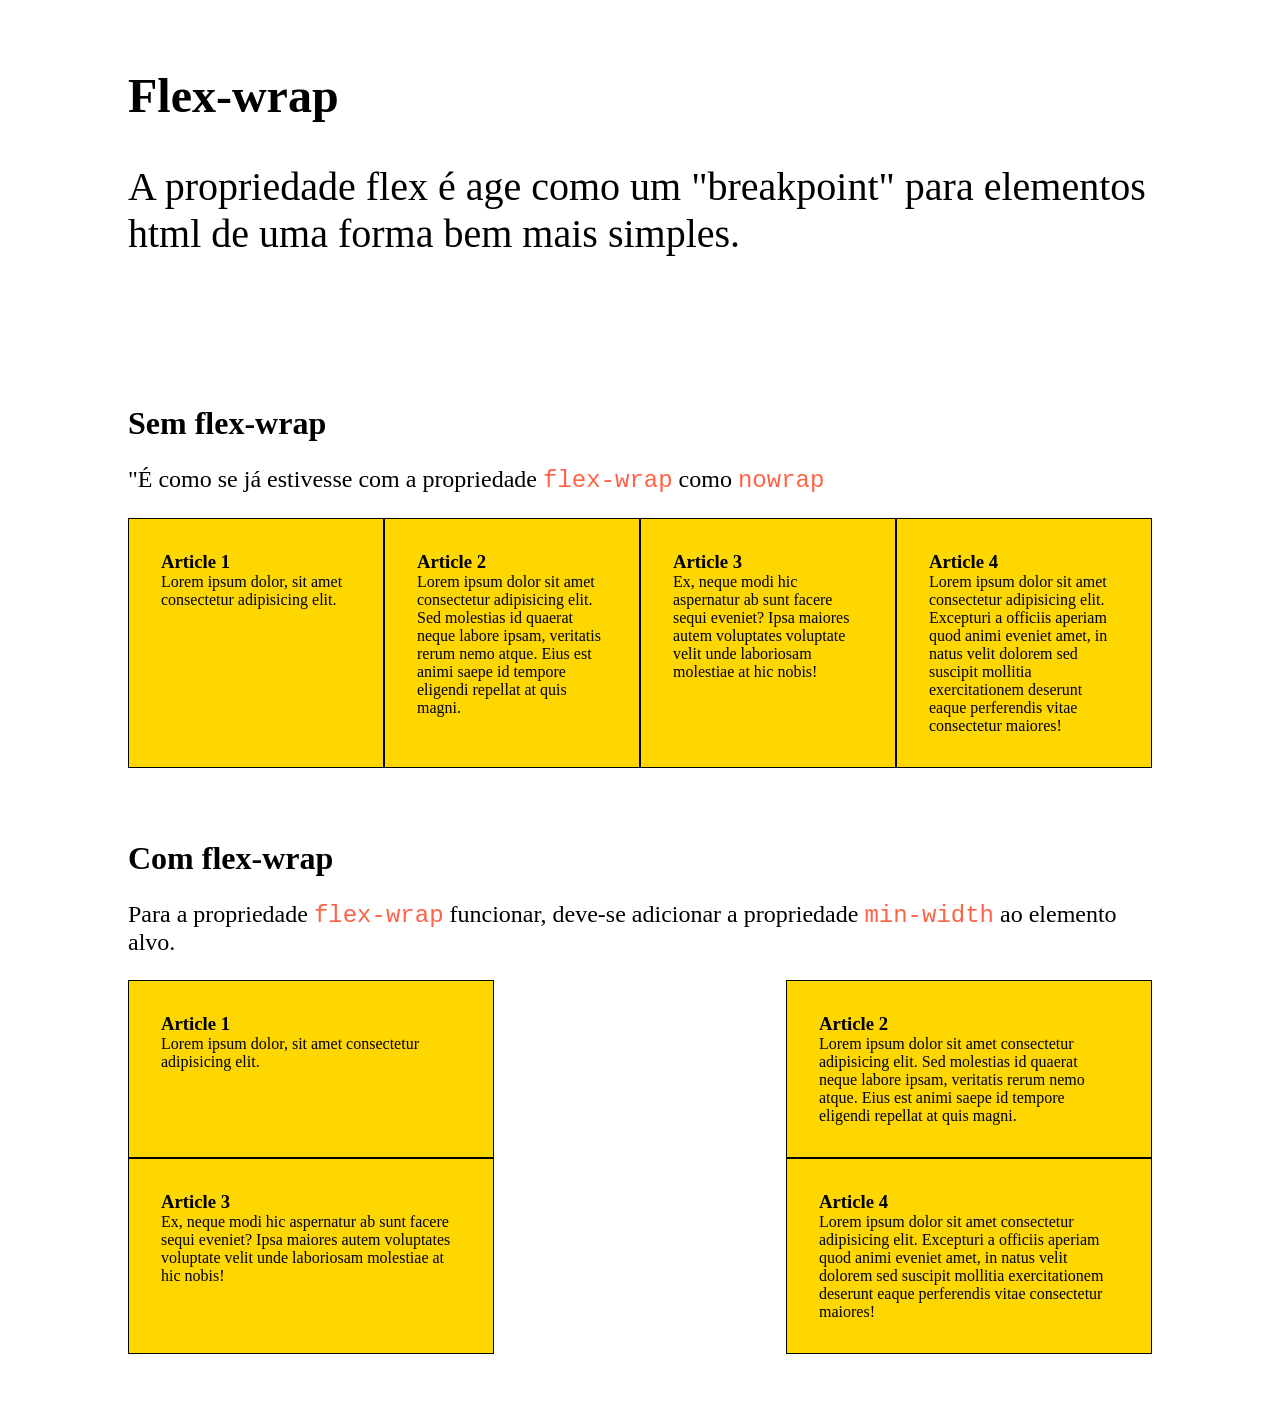
<file: wrap/index.html>
<!DOCTYPE html>
<html lang="pt-br">

<head>
  <meta charset="UTF-8">
  <meta http-equiv="X-UA-Compatible" content="IE=edge">
  <meta name="viewport" content="width=device-width, initial-scale=1.0">
  <title>Usando flex-wrap</title>
  <link rel="stylesheet" href="style.css">
</head>

<body>

  <header>
    <h1>Flex-wrap</h1>
    <p>A propriedade flex é age como um "breakpoint" para elementos html de uma forma bem mais simples.</p>
  </header>
  <main>
    <div>

      <h1>Sem flex-wrap</h1>
      <h3>
        "É como se já estivesse com a propriedade <code>flex-wrap</code> como <code>nowrap</code>
      </h3>
      <section>
        <article>
          <h1>Article 1</h1>
          <p>Lorem ipsum dolor, sit amet consectetur adipisicing elit.</p>
        </article>
        <article>
          <h1>Article 2</h1>
          <p>Lorem ipsum dolor sit amet consectetur adipisicing elit. Sed molestias id quaerat neque labore ipsam, veritatis rerum nemo atque. Eius est animi saepe id tempore eligendi repellat at quis magni.</p>
        </article>
        <article>
          <h1>Article 3</h1>
          <p> Ex, neque modi hic aspernatur ab sunt facere sequi eveniet? Ipsa maiores autem voluptates voluptate velit unde laboriosam molestiae at hic nobis!</p>
        </article>
        <article>
          <h1>Article 4</h1>
          <p>Lorem ipsum dolor sit amet consectetur adipisicing elit. Excepturi a officiis aperiam quod animi eveniet amet, in natus velit dolorem sed suscipit mollitia exercitationem deserunt eaque perferendis vitae consectetur maiores!</p>
        </article>
      </section>

    </div>


    <div>
      <h1>Com flex-wrap</h1>
      <h3>Para a propriedade <code>flex-wrap</code> funcionar, deve-se adicionar a propriedade <code>min-width</code> ao elemento alvo.</h3>

      <section class="with-flex-wrap">
        <article>
          <h1>Article 1</h1>
          <p>Lorem ipsum dolor, sit amet consectetur adipisicing elit.</p>
        </article>
        <article>
          <h1>Article 2</h1>
          <p>Lorem ipsum dolor sit amet consectetur adipisicing elit. Sed molestias id quaerat neque labore ipsam, veritatis rerum nemo atque. Eius est animi saepe id tempore eligendi repellat at quis magni.</p>
        </article>
        <article>
          <h1>Article 3</h1>
          <p> Ex, neque modi hic aspernatur ab sunt facere sequi eveniet? Ipsa maiores autem voluptates voluptate velit unde laboriosam molestiae at hic nobis!</p>
        </article>
        <article>
          <h1>Article 4</h1>
          <p>Lorem ipsum dolor sit amet consectetur adipisicing elit. Excepturi a officiis aperiam quod animi eveniet amet, in natus velit dolorem sed suscipit mollitia exercitationem deserunt eaque perferendis vitae consectetur maiores!</p>
        </article>
      </section>
    </div>
  </main>
</body>

</html>
</file>
<file: wrap/style.css>
html,
body,
main,
section,
article * {
  margin: 0px;
  padding: 0px;
  box-sizing: border-box;
}

body {
  display: flex;
  flex-direction: column;
  min-height: 100vh;
}

header {
  width: 80%;
  margin: 0px auto;
  padding: 4vh 0;
}

header h1 {
  font-size: 3rem;
}

header p {
  font-size: 2.5rem;
}

main {
  width: 80%;
  margin: 0px auto;
  flex: 1;
}

main div {
  margin: 8vh 0;
}

main section {
  display: flex;
  width: 100%;
  justify-content: center;
}

main section article {
  padding: 2rem;
  width: 25%;
  background-color: gold;
  border: 1px solid;
}

main section.with-flex-wrap {
  flex-wrap: wrap;
  justify-content: space-between;
}

main section.with-flex-wrap article {
  width: 300px;
  min-width: 200px;
}

main div h3 {
  font-size: 1.5rem;
  font-weight: lighter;
}

main div h3 code {
  color: tomato;
}
</file>
